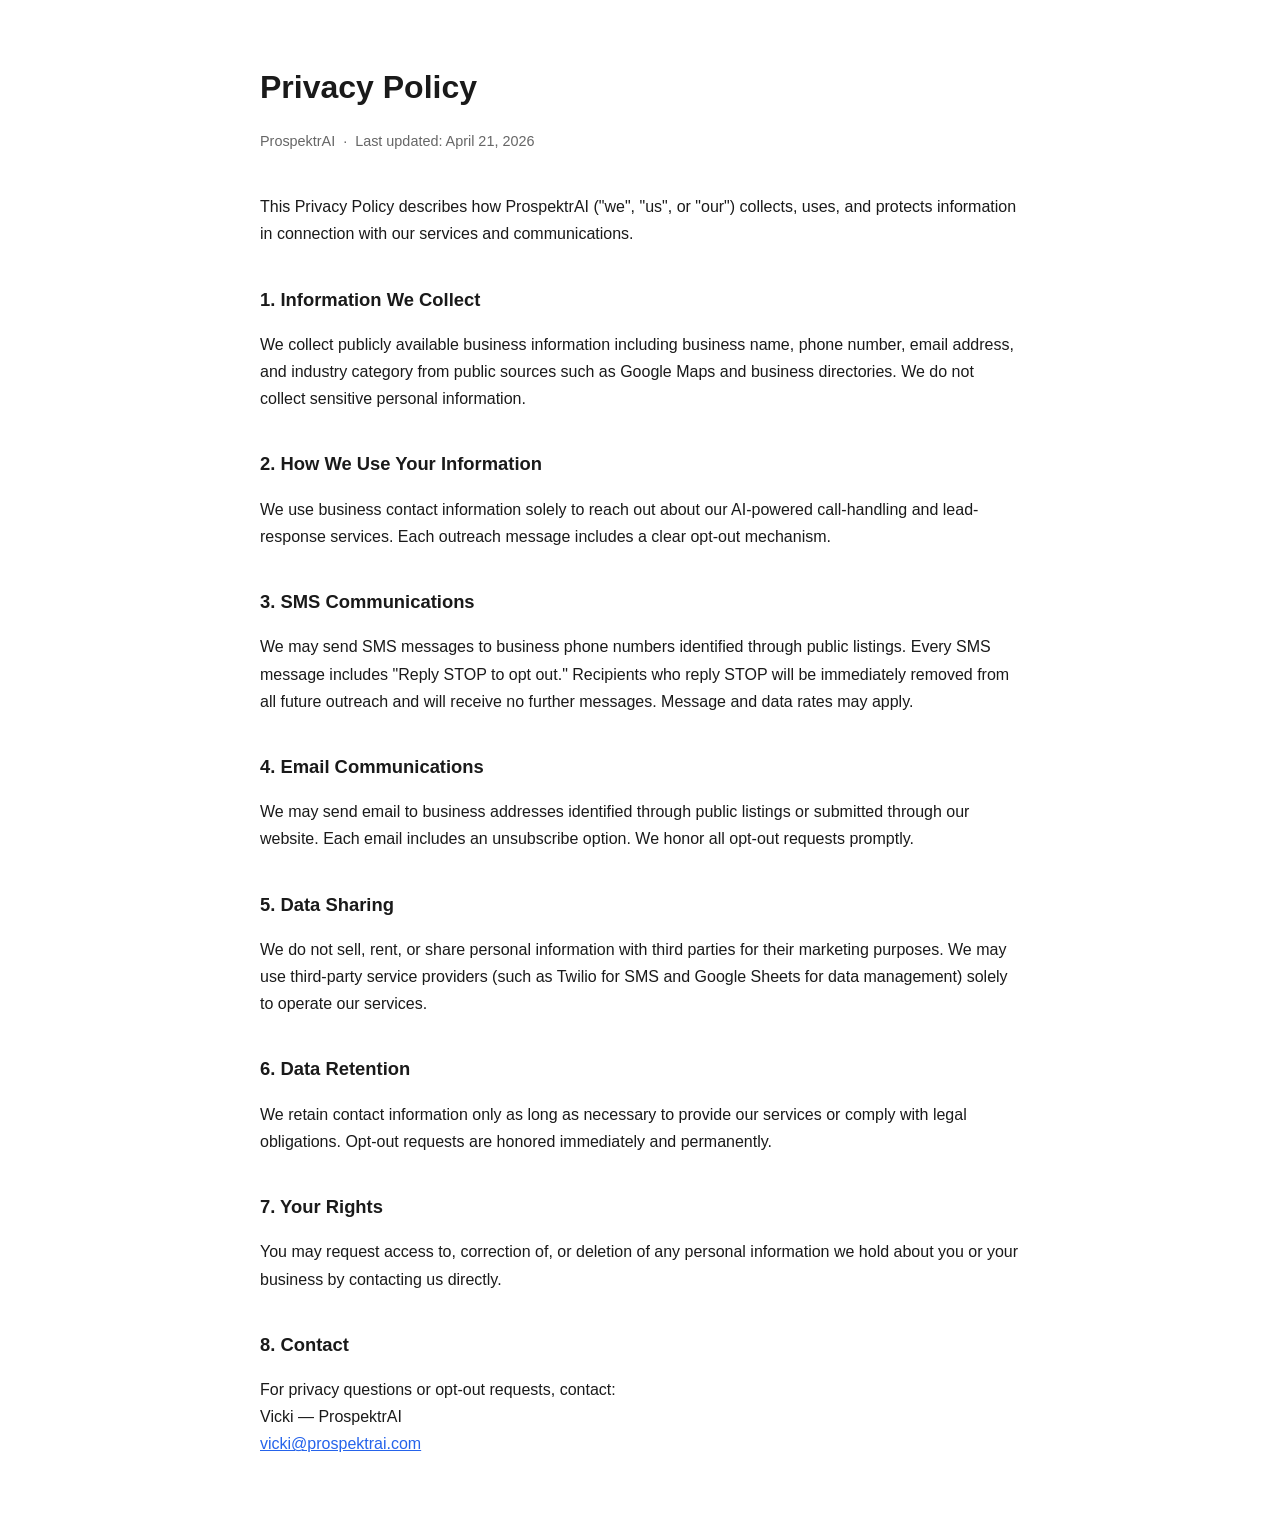
<file: privacy.html>
<!DOCTYPE html>
<html lang="en">
<head>
  <meta charset="UTF-8" />
  <meta name="viewport" content="width=device-width, initial-scale=1.0" />
  <title>Privacy Policy — ProspektrAI</title>
  <style>
    body { font-family: -apple-system, BlinkMacSystemFont, "Segoe UI", sans-serif; max-width: 760px; margin: 60px auto; padding: 0 24px; color: #1a1a1a; line-height: 1.7; }
    h1 { font-size: 2rem; margin-bottom: 4px; }
    .meta { color: #666; font-size: 0.9rem; margin-bottom: 40px; }
    h2 { font-size: 1.15rem; margin-top: 36px; }
    a { color: #2563eb; }
  </style>
</head>
<body>
  <h1>Privacy Policy</h1>
  <p class="meta">ProspektrAI &nbsp;·&nbsp; Last updated: April 21, 2026</p>

  <p>This Privacy Policy describes how ProspektrAI ("we", "us", or "our") collects, uses, and protects information in connection with our services and communications.</p>

  <h2>1. Information We Collect</h2>
  <p>We collect publicly available business information including business name, phone number, email address, and industry category from public sources such as Google Maps and business directories. We do not collect sensitive personal information.</p>

  <h2>2. How We Use Your Information</h2>
  <p>We use business contact information solely to reach out about our AI-powered call-handling and lead-response services. Each outreach message includes a clear opt-out mechanism.</p>

  <h2>3. SMS Communications</h2>
  <p>We may send SMS messages to business phone numbers identified through public listings. Every SMS message includes "Reply STOP to opt out." Recipients who reply STOP will be immediately removed from all future outreach and will receive no further messages. Message and data rates may apply.</p>

  <h2>4. Email Communications</h2>
  <p>We may send email to business addresses identified through public listings or submitted through our website. Each email includes an unsubscribe option. We honor all opt-out requests promptly.</p>

  <h2>5. Data Sharing</h2>
  <p>We do not sell, rent, or share personal information with third parties for their marketing purposes. We may use third-party service providers (such as Twilio for SMS and Google Sheets for data management) solely to operate our services.</p>

  <h2>6. Data Retention</h2>
  <p>We retain contact information only as long as necessary to provide our services or comply with legal obligations. Opt-out requests are honored immediately and permanently.</p>

  <h2>7. Your Rights</h2>
  <p>You may request access to, correction of, or deletion of any personal information we hold about you or your business by contacting us directly.</p>

  <h2>8. Contact</h2>
  <p>For privacy questions or opt-out requests, contact:<br/>
  Vicki — ProspektrAI<br/>
  <a href="mailto:vicki@prospektrai.com">vicki@prospektrai.com</a></p>
</body>
</html>
</file>
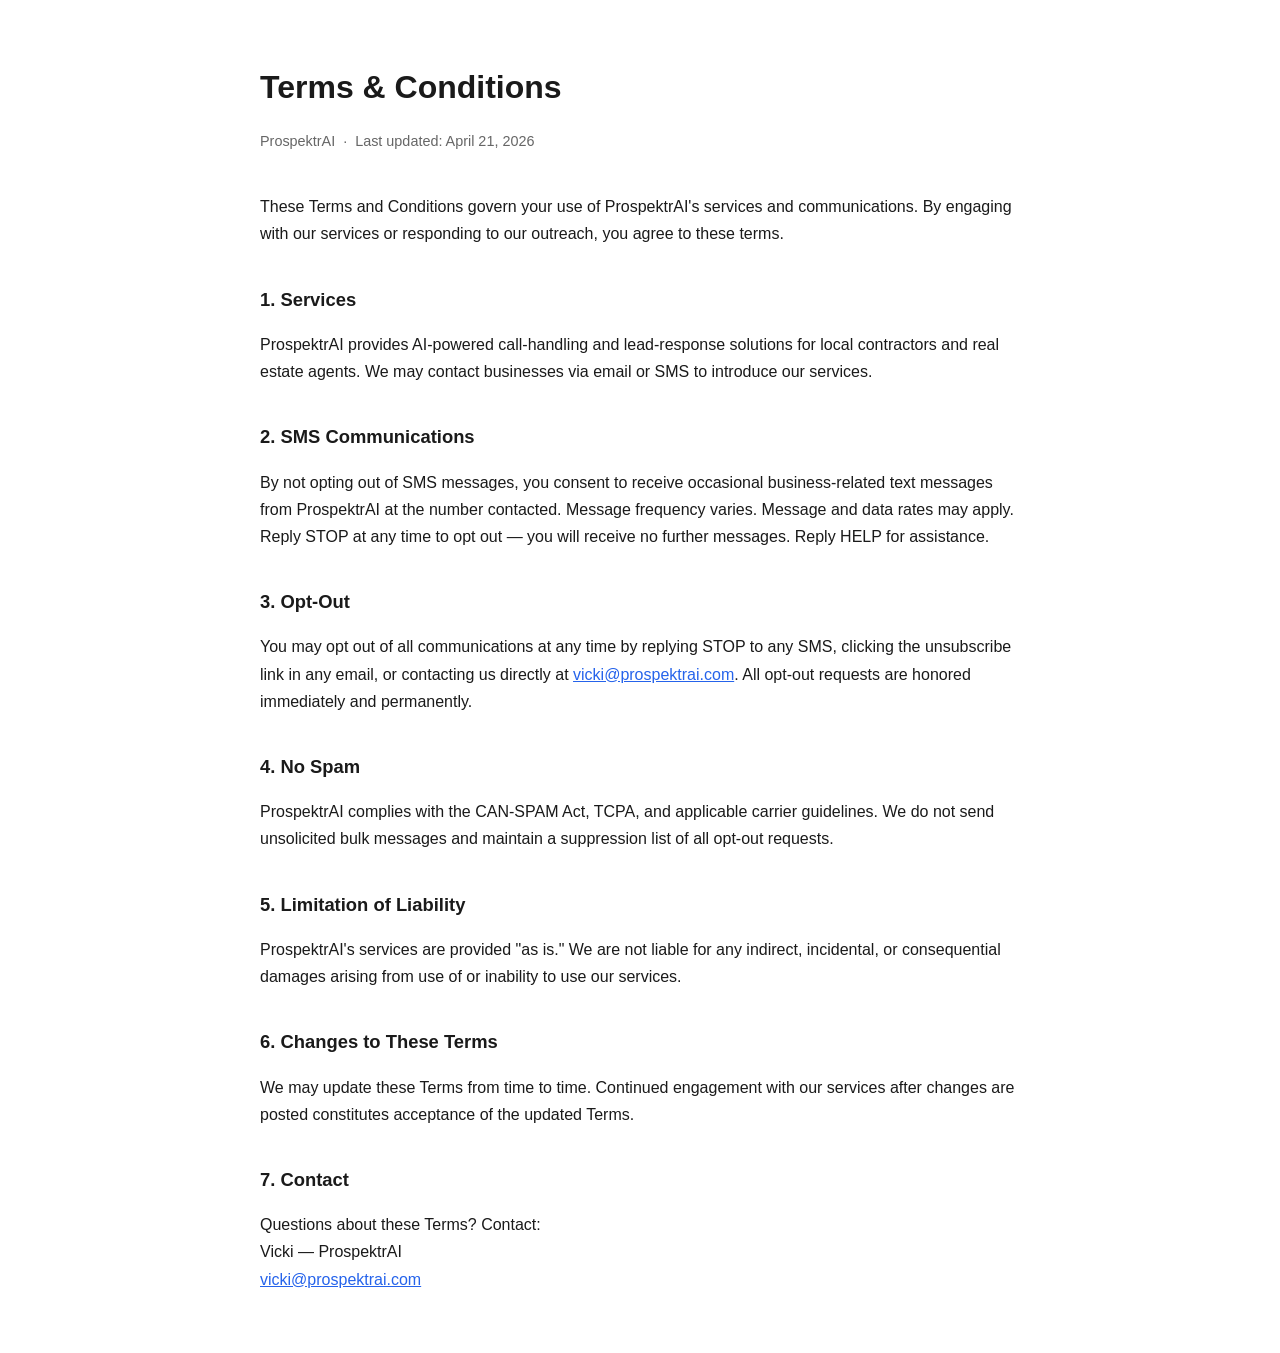
<file: terms.html>
<!DOCTYPE html>
<html lang="en">
<head>
  <meta charset="UTF-8" />
  <meta name="viewport" content="width=device-width, initial-scale=1.0" />
  <title>Terms &amp; Conditions — ProspektrAI</title>
  <style>
    body { font-family: -apple-system, BlinkMacSystemFont, "Segoe UI", sans-serif; max-width: 760px; margin: 60px auto; padding: 0 24px; color: #1a1a1a; line-height: 1.7; }
    h1 { font-size: 2rem; margin-bottom: 4px; }
    .meta { color: #666; font-size: 0.9rem; margin-bottom: 40px; }
    h2 { font-size: 1.15rem; margin-top: 36px; }
    a { color: #2563eb; }
  </style>
</head>
<body>
  <h1>Terms &amp; Conditions</h1>
  <p class="meta">ProspektrAI &nbsp;·&nbsp; Last updated: April 21, 2026</p>

  <p>These Terms and Conditions govern your use of ProspektrAI's services and communications. By engaging with our services or responding to our outreach, you agree to these terms.</p>

  <h2>1. Services</h2>
  <p>ProspektrAI provides AI-powered call-handling and lead-response solutions for local contractors and real estate agents. We may contact businesses via email or SMS to introduce our services.</p>

  <h2>2. SMS Communications</h2>
  <p>By not opting out of SMS messages, you consent to receive occasional business-related text messages from ProspektrAI at the number contacted. Message frequency varies. Message and data rates may apply. Reply STOP at any time to opt out — you will receive no further messages. Reply HELP for assistance.</p>

  <h2>3. Opt-Out</h2>
  <p>You may opt out of all communications at any time by replying STOP to any SMS, clicking the unsubscribe link in any email, or contacting us directly at <a href="mailto:vicki@prospektrai.com">vicki@prospektrai.com</a>. All opt-out requests are honored immediately and permanently.</p>

  <h2>4. No Spam</h2>
  <p>ProspektrAI complies with the CAN-SPAM Act, TCPA, and applicable carrier guidelines. We do not send unsolicited bulk messages and maintain a suppression list of all opt-out requests.</p>

  <h2>5. Limitation of Liability</h2>
  <p>ProspektrAI's services are provided "as is." We are not liable for any indirect, incidental, or consequential damages arising from use of or inability to use our services.</p>

  <h2>6. Changes to These Terms</h2>
  <p>We may update these Terms from time to time. Continued engagement with our services after changes are posted constitutes acceptance of the updated Terms.</p>

  <h2>7. Contact</h2>
  <p>Questions about these Terms? Contact:<br/>
  Vicki — ProspektrAI<br/>
  <a href="mailto:vicki@prospektrai.com">vicki@prospektrai.com</a></p>
</body>
</html>
</file>
